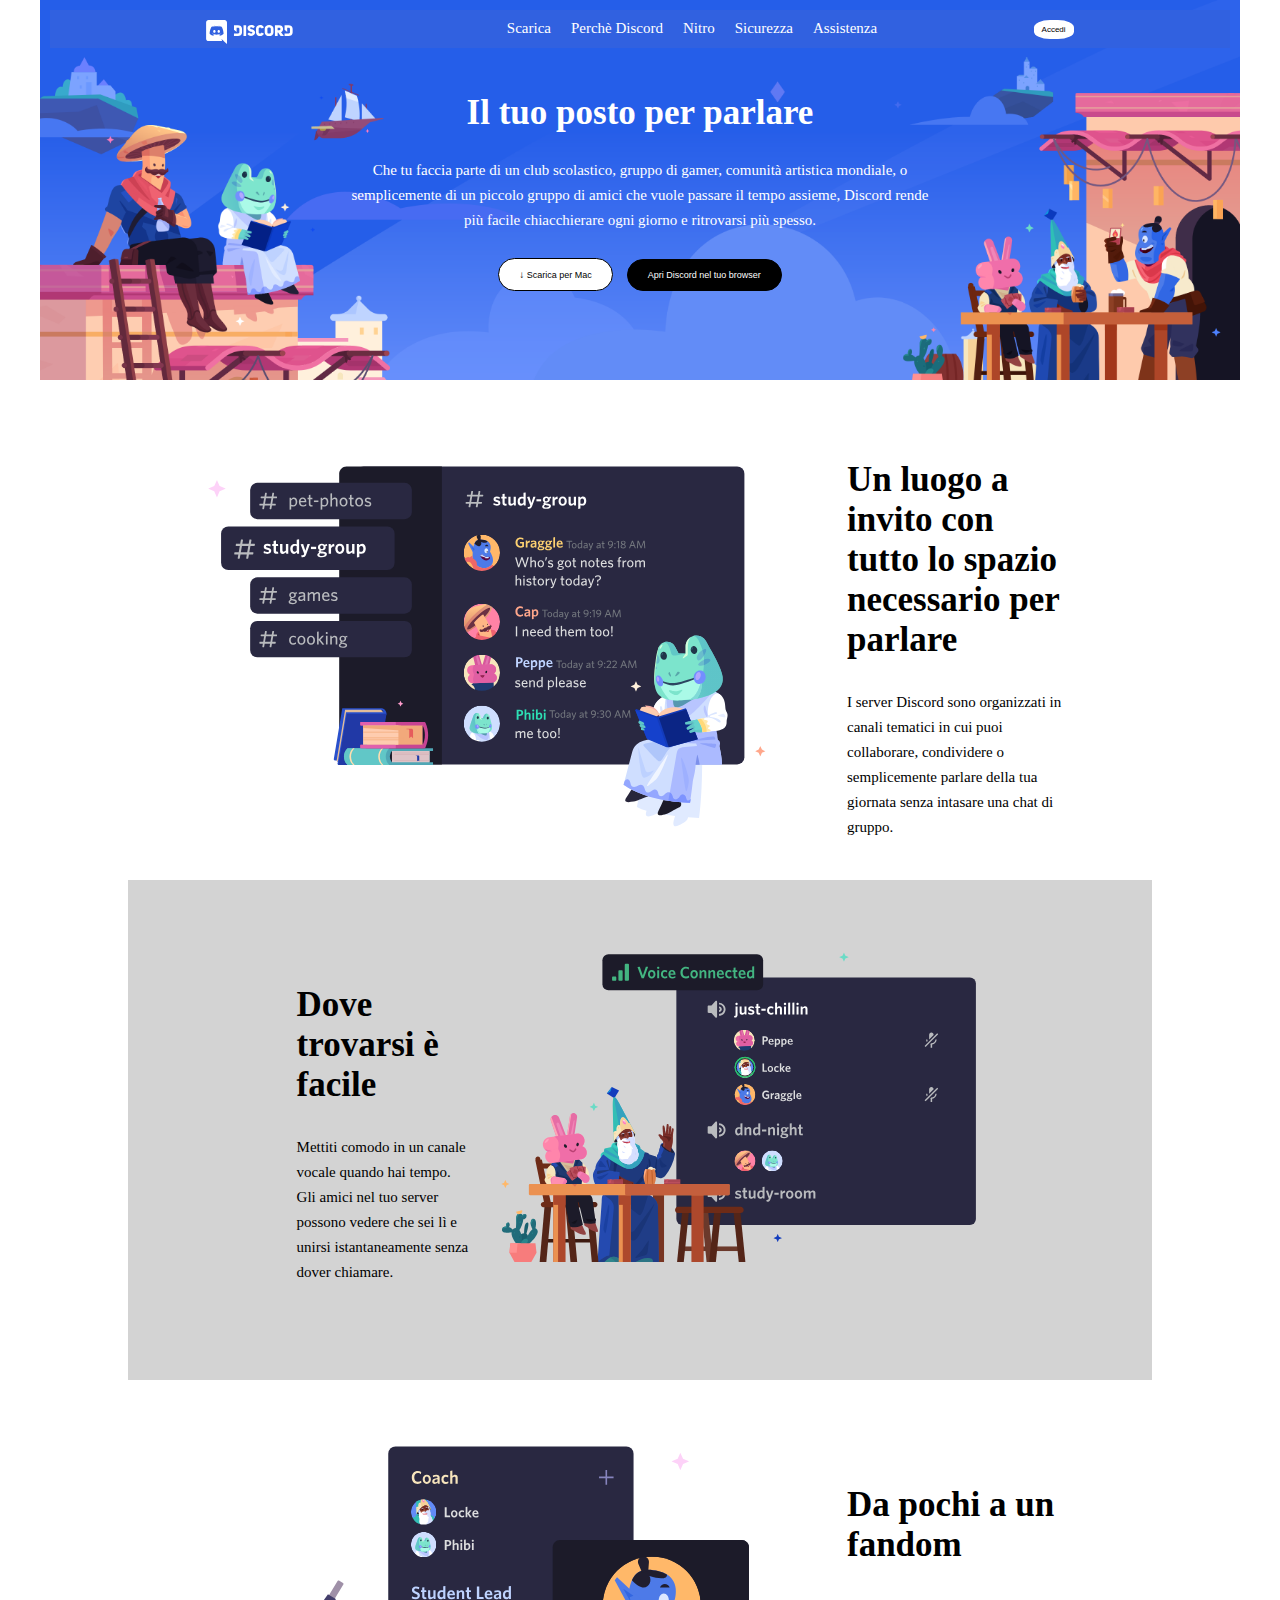
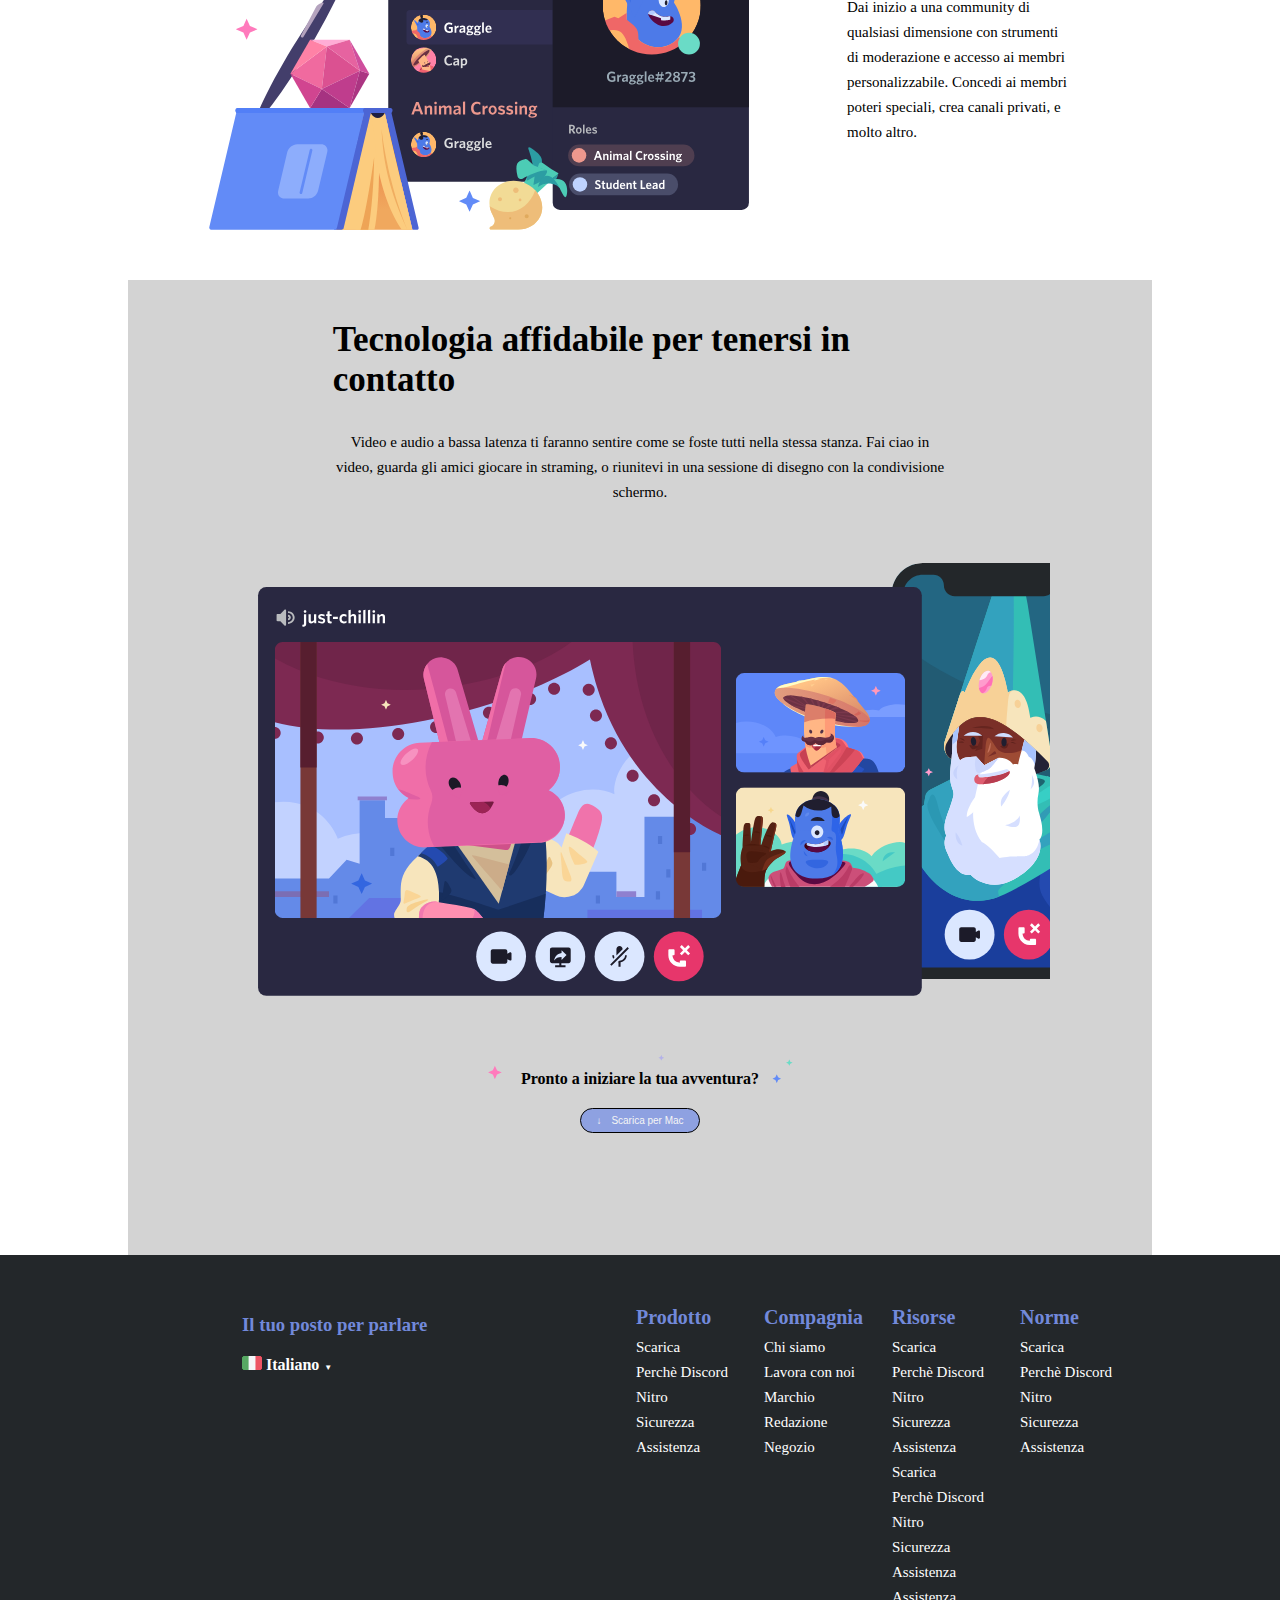
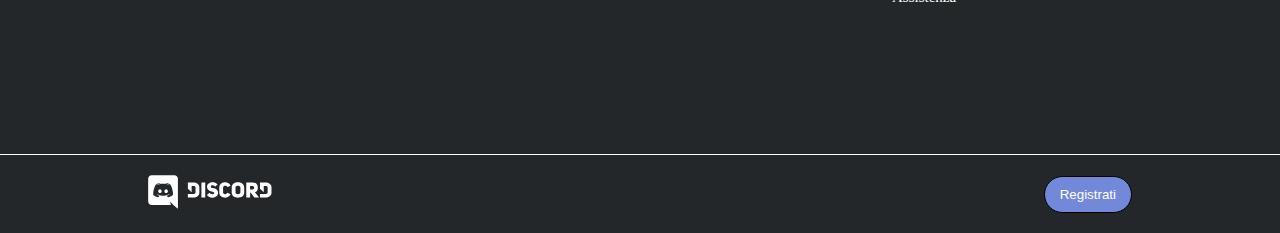
<file: index.html>
<!DOCTYPE html>
<html lang="en">
<head>
    <link rel="stylesheet" href="https://cdnjs.cloudflare.com/ajax/libs/font-awesome/6.2.0/css/all.min.css" integrity="sha512-xh6O/CkQoPOWDdYTDqeRdPCVd1SpvCA9XXcUnZS2FmJNp1coAFzvtCN9BmamE+4aHK8yyUHUSCcJHgXloTyT2A==" crossorigin="anonymous" referrerpolicy="no-referrer" />
    <link rel="stylesheet" href="css/style.css">
    <meta charset="UTF-8">
    <meta http-equiv="X-UA-Compatible" content="IE=edge">
    <meta name="viewport" content="width=device-width, initial-scale=1.0">
    <title>Struttura Discord</title>
</head>
<body>

    <header>

        <nav>

            <div class="logo">
                <img src="img2/logo.svg" alt="logo-discord">
            </div>

            <div class="link">

                <ul id="menu">

                    <li>
                        <a href="">Scarica</a>
                    </li>

                    <li>
                        <a href="">Perchè Discord</a>
                    </li>

                    <li>
                        <a href="">Nitro</a>
                    </li>

                    <li>
                        <a href="">Sicurezza</a>
                    </li>

                    <li>
                        <a href="">Assistenza</a>
                    </li>

                </ul>


            </div>


            <div class="login">
                <button>Accedi</button>
            </div>
        </nav>

        <div class="box-header">
            <h1>Il tuo posto per parlare</h1>
            <p> Che tu faccia parte di un club scolastico, gruppo di gamer, comunità artistica mondiale, o semplicemente di un piccolo gruppo di amici che vuole passare il tempo assieme, Discord rende più facile chiacchierare ogni giorno e ritrovarsi più spesso.</p>
            <button class="arrow">
                Scarica per Mac
            </button>
            <button class="open">
              Apri Discord nel tuo browser
            </button>
        </div>

    </header>

    <main>

        <section>
            <div class="section white">
                
              <div class="box item1 "></div>
              
              <div class="description-item">
                  <h2>
                     Un luogo a invito con tutto lo spazio necessario per parlare
                  </h2>
                  <p>I server Discord sono organizzati in canali tematici in cui puoi collaborare, condividere o semplicemente parlare della tua giornata senza intasare una chat di gruppo.</p>
              </div>
            </div>
        </section>

        <section>
            <div class="section lightgray">
                <div class="description-item">
                    <h2>
                        Dove trovarsi è facile
                    </h2>
                    <p>
                        Mettiti comodo in un canale vocale quando hai tempo. Gli amici nel tuo server possono vedere che sei lì e unirsi istantaneamente senza dover chiamare.
                    </p>
                </div>
                <div class="box item2">
                    
                </div>
            </div>
        </section>

        <section>
            <div class="section white">
                <div class="box item3"></div>
                <div class="description-item">
                    <h2>
                        Da pochi a un fandom
                    </h2>
                    <p>
                      Dai inizio a una community di qualsiasi dimensione con strumenti di moderazione e accesso ai membri personalizzabile. Concedi ai membri poteri speciali, crea canali privati, e molto altro. 
                    </p>
                </div>
            </div>
        </section>

        <section>
            <div id="big-section" class="lightgray">

                <div class="description-big-section">
                    <h2>Tecnologia affidabile per tenersi in contatto</h2>
                    <p>
                        Video e audio a bassa latenza ti faranno sentire come se foste tutti nella stessa stanza. Fai ciao in video, guarda gli amici giocare in straming, o riunitevi in una sessione di disegno con la condivisione schermo.
                    </p>
                </div>
                
                <div class="item4"></div>

                <div class="footer-big-section">

                    <h4>Pronto a iniziare la tua avventura?</h4>
                    <button>Scarica per Mac</button>

                </div>
                
            </div>
        </section>

    </main>

  
      <aside>

        <div class="aside-content">
            
            <div class="aside-box">
              
                    <h3>Il tuo posto per parlare</h3>
                    
                    <img id="bandiera" src="img2/ita.png" alt="bandiera italian">
                    
                    <h4 id="language">Italiano</h4>

                    <div id="special-items">
                        <i class="fa-brands fa-twitter"></i>
                        <i class="fa-brands fa-instagram"></i>
                        <i class="fa-brands fa-facebook"></i>
                        <i class="fa-brands fa-youtube"></i>
                    </div>
            </div>

            <div class="small-box">
                <h6>
                    Prodotto
                </h6>
                <ul>
                    <li>Scarica</li>
                    <li>Perchè Discord</li>
                    <li>Nitro</li>
                    <li>Sicurezza</li>
                    <li>Assistenza</li>
                </ul>
            </div>

            <div class="small-box">
                <h6>
                    Compagnia
                </h6>
                <ul>
                    <li>Chi siamo</li>
                    <li>Lavora con noi</li>
                    <li>Marchio</li>
                    <li>Redazione</li>
                    <li>Negozio</li>
                </ul>
            </div>

            <div class="small-box">
                <h6>
                  Risorse
                </h6>
                <ul>
                    <li>Scarica</li>
                    <li>Perchè Discord</li>
                    <li>Nitro</li>
                    <li>Sicurezza</li>
                    <li>Assistenza</li>
                    <li>Scarica</li>
                    <li>Perchè Discord</li>
                    <li>Nitro</li>
                    <li>Sicurezza</li>
                    <li>Assistenza</li>
                    <li>Assistenza</li>
                </ul>
            </div>

            <div class="small-box">
                <h6>
                 Norme
                </h6>
                <ul>
                    <li>Scarica</li>
                    <li>Perchè Discord</li>
                    <li>Nitro</li>
                    <li>Sicurezza</li>
                    <li>Assistenza</li>
                </ul>
            </div>
           
        
        </div>
       
      </aside>
     
   <footer>
        <div class="container-footer">
            <div class="logo-footer">
                <img src="img2/logo.svg" alt="">
            </div>
            <div class="button">
                <button id="button-footer">
                    Registrati
                </button>
            </div>
           
        </div>
  
   </footer>

</body>
</html>
</file>
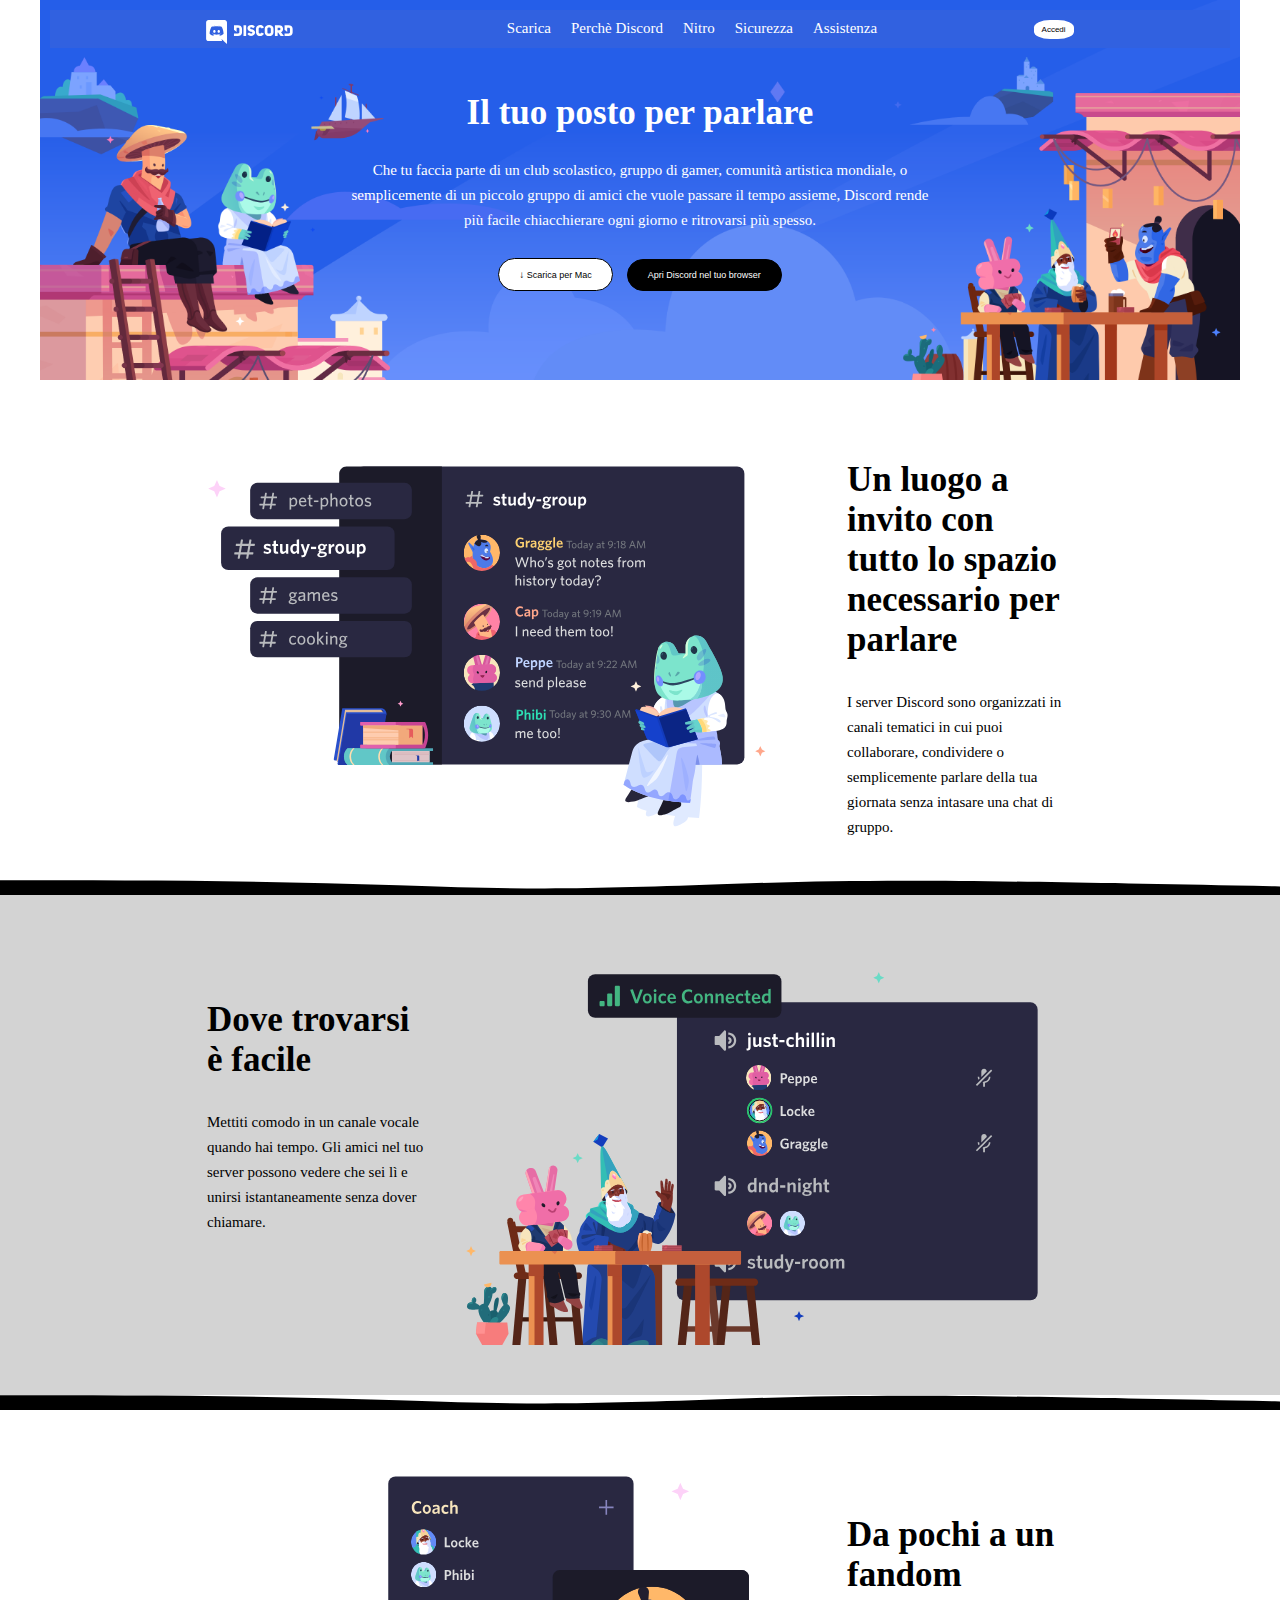
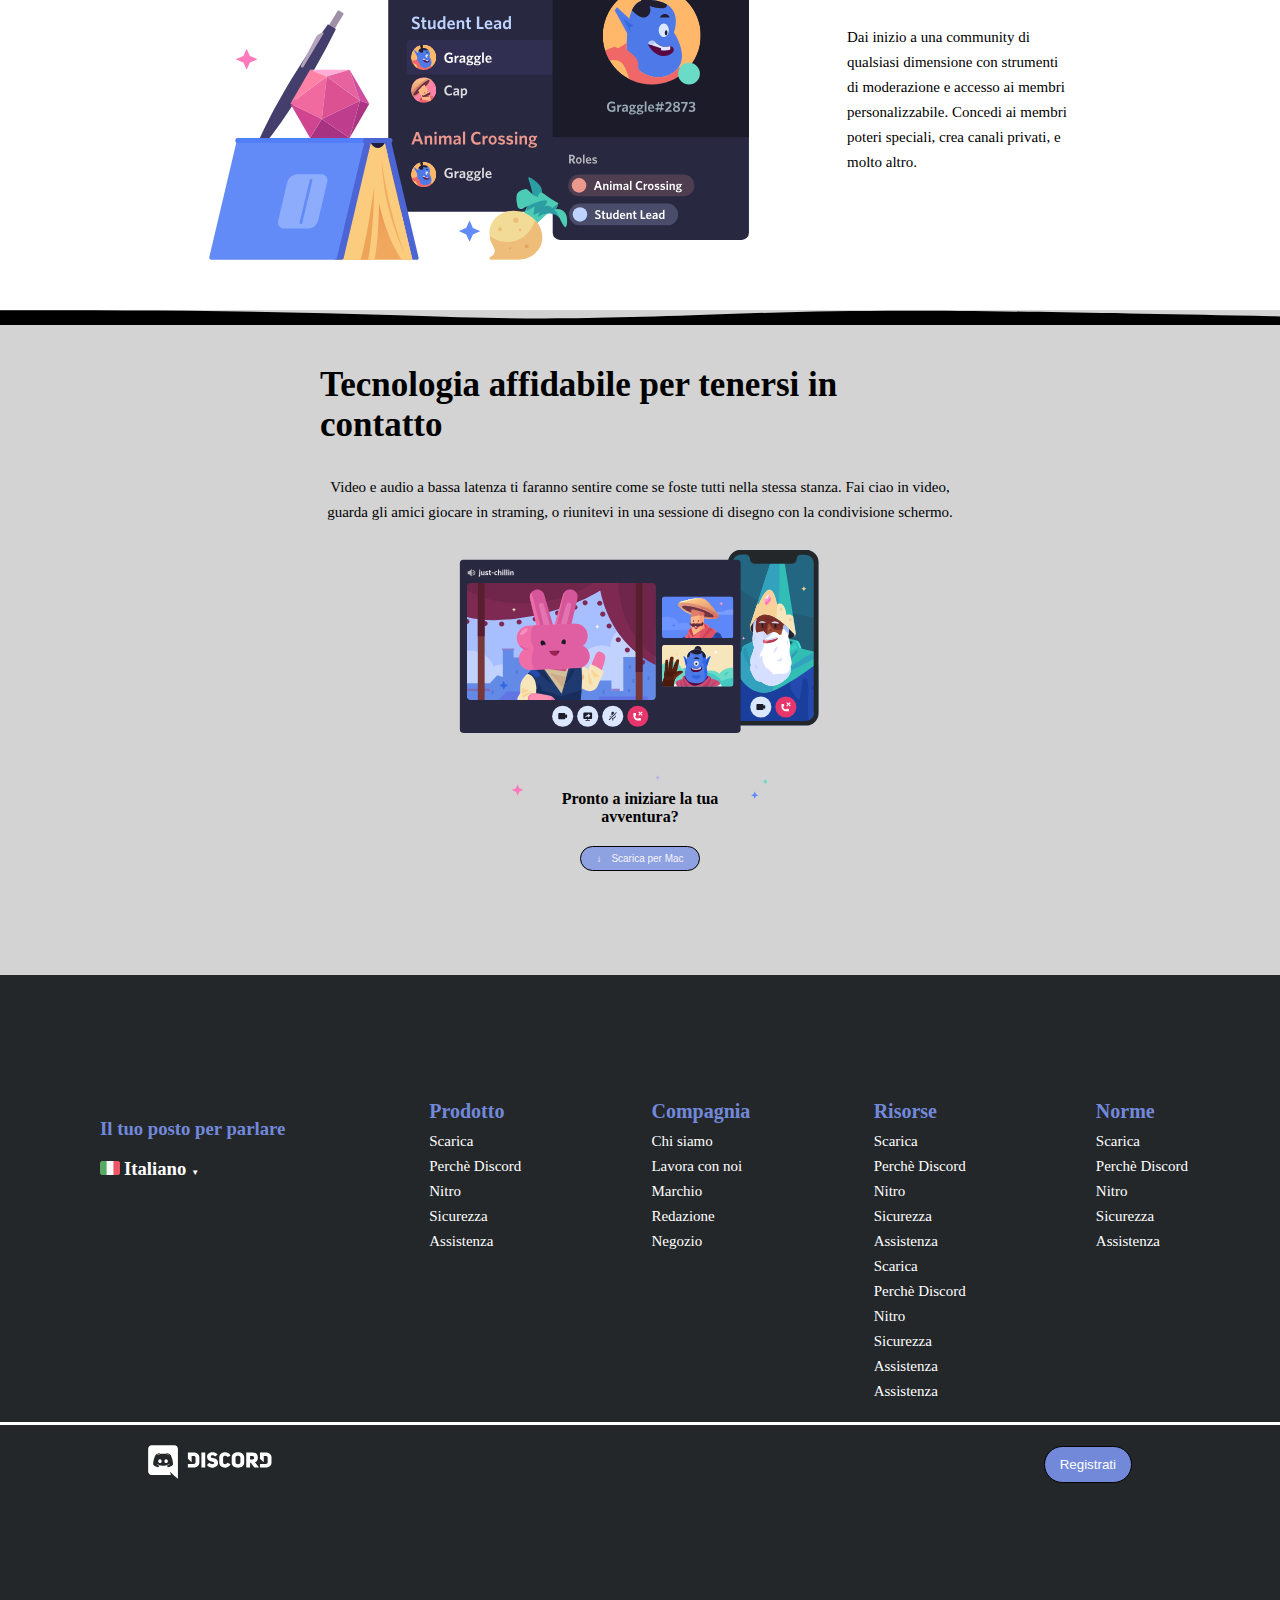
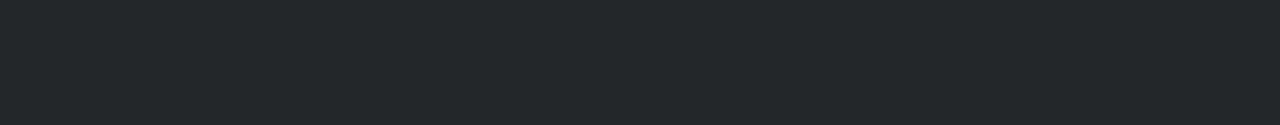
<file: bonus/index.html>
<!DOCTYPE html>
<html lang="en">
<head>
    <link rel="stylesheet" href="https://cdnjs.cloudflare.com/ajax/libs/font-awesome/6.2.0/css/all.min.css" integrity="sha512-xh6O/CkQoPOWDdYTDqeRdPCVd1SpvCA9XXcUnZS2FmJNp1coAFzvtCN9BmamE+4aHK8yyUHUSCcJHgXloTyT2A==" crossorigin="anonymous" referrerpolicy="no-referrer" />
    <link rel="stylesheet" href="css/style.css">
    <meta charset="UTF-8">
    <meta http-equiv="X-UA-Compatible" content="IE=edge">
    <meta name="viewport" content="width=device-width, initial-scale=1.0">
    <title>Struttura Discord</title>
</head>
<body>

    <header>

        <nav>

            <div class="logo">
                <a href="#"> <img src="img2/logo.svg" alt="logo-discord"> </a> 
            </div> 

            <div class="link">

                <ul id="menu">

                    <li>
                        <a href="">Scarica</a>
                    </li>

                    <li>
                        <a href="">Perchè Discord</a>
                    </li>

                    <li>
                        <a href="">Nitro</a>
                    </li>

                    <li>
                        <a href="">Sicurezza</a>
                    </li>

                    <li>
                        <a href="">Assistenza</a>
                    </li>

                </ul>


            </div>


            <div class="login">
                <a href="#"> <button>Accedi</button></a>
            </div>
        </nav>

        <div class="box-header">
            <h1>Il tuo posto per parlare</h1>
            <p> Che tu faccia parte di un club scolastico, gruppo di gamer, comunità artistica mondiale, o semplicemente di un piccolo gruppo di amici che vuole passare il tempo assieme, Discord rende più facile chiacchierare ogni giorno e ritrovarsi più spesso.</p>
            <button class="arrow">
                Scarica per Mac
            </button>
            <button class="open">
              Apri Discord nel tuo browser
            </button>
        </div>

    </header>

    <main>

        <section>
            <div class="section white">
                
              <div class="box item1 "></div>
              
              <div class="description-item">
                  <h2>
                     Un luogo a invito con tutto lo spazio necessario per parlare
                  </h2>
                  <p>I server Discord sono organizzati in canali tematici in cui puoi collaborare, condividere o semplicemente parlare della tua giornata senza intasare una chat di gruppo.</p>
              </div>
            </div>
        </section>

        <section>
            <div id="wave"></div>
            <div class="section lightgray">

                <div class="description-item">
                  
                    <h2>
                        Dove trovarsi è facile
                    </h2>
                    <p>
                        Mettiti comodo in un canale vocale quando hai tempo. Gli amici nel tuo server possono vedere che sei lì e unirsi istantaneamente senza dover chiamare.
                    </p>
                   
                </div>
                
                <div class="box item2">
                    
                </div>
            </div>
            <div id="wave"></div>
        </section>

        <section>
            <div class="section white">
                <div class="box item3"></div>
                <div class="description-item">
                    <h2>
                        Da pochi a un fandom
                    </h2>
                    <p>
                      Dai inizio a una community di qualsiasi dimensione con strumenti di moderazione e accesso ai membri personalizzabile. Concedi ai membri poteri speciali, crea canali privati, e molto altro. 
                    </p>
                </div>
            </div>
        </section>

        <section>
            
            <div id="big-section" class="lightgray">
                <div id="wave"></div>
                <div class="description-big-section">
                    
                    <h2>Tecnologia affidabile per tenersi in contatto</h2>
                    <p>
                        Video e audio a bassa latenza ti faranno sentire come se foste tutti nella stessa stanza. Fai ciao in video, guarda gli amici giocare in straming, o riunitevi in una sessione di disegno con la condivisione schermo.
                    </p>
                </div>
                
                <div class="item4"></div>

                <div class="footer-big-section">

                    <h4>Pronto a iniziare la tua avventura?</h4>
                    <button>Scarica per Mac</button>

                </div>
                
            </div>
        </section>

    </main>

  
      <aside>

        <div class="aside-content">
            <div class="aside-box">
              
                    <h3>
                        Il tuo posto per parlare
                    </h3>
                    
                    <img id="bandiera" src="img2/ita.png" alt="bandiera italian">
                    
                    <h3 id="language">Italiano</h3>

                    <div id="special-items">
                        <i class="fa-brands fa-twitter"></i>
                        <i class="fa-brands fa-instagram"></i>
                        <i class="fa-brands fa-facebook"></i>
                        <i class="fa-brands fa-youtube"></i>
                    </div>

                    
               
             
            </div>

            <div class="small-box">
                <h6>
                    Prodotto
                </h6>
                <ul>
                    <li>Scarica</li>
                    <li>Perchè Discord</li>
                    <li>Nitro</li>
                    <li>Sicurezza</li>
                    <li>Assistenza</li>
                </ul>
            </div>
            <div class="small-box">
                <h6>
                    Compagnia
                </h6>
                <ul>
                    <li>Chi siamo</li>
                    <li>Lavora con noi</li>
                    <li>Marchio</li>
                    <li>Redazione</li>
                    <li>Negozio</li>
                </ul>
            </div>
            <div class="small-box">
                <h6>
                  Risorse
                </h6>
                <ul>
                    <li>Scarica</li>
                    <li>Perchè Discord</li>
                    <li>Nitro</li>
                    <li>Sicurezza</li>
                    <li>Assistenza</li>
                    <li>Scarica</li>
                    <li>Perchè Discord</li>
                    <li>Nitro</li>
                    <li>Sicurezza</li>
                    <li>Assistenza</li>
                    <li>Assistenza</li>
                </ul>
            </div>
            <div class="small-box">
                <h6>
                 Norme
                </h6>
                <ul>
                    <li>Scarica</li>
                    <li>Perchè Discord</li>
                    <li>Nitro</li>
                    <li>Sicurezza</li>
                    <li>Assistenza</li>
                </ul>
            </div>
           
            </div>
        </div>
       
      </aside>
     
   <footer>
        <div class="container-footer">
            <div class="logo-footer">
                <img src="img2/logo.svg" alt="">
            </div>
            <div class="button">
                <button id="button-footer">
                    Registrati
                </button>
            </div>
           
        </div>
  
   </footer>

</body>
</html>
</file>
<file: css/style.css>
/* RESET */
* {
    padding: 0;
    margin: 0;
    box-sizing: border-box;
}
/* BODY STYLE */

body p {
    font-size: 15px;
    line-height: 25px;
}

/* HEADER STYLE */

header {
    max-width: 1200px;
    min-height: 380px;
    background-image: url(../img2/jumbo.png);
    background-size: cover;
    background-repeat: no-repeat;
    margin: 0 auto;
    padding: 10px;
}

nav, #menu {
    display: flex;
    justify-content: space-evenly;
    align-items: center;
    background-color: #3161e0;
    max-width: 100%;
 }

#menu a, li {
   color: white;
   list-style-type: none;
   text-decoration: none;
   font-size: 15px;
   margin-left: 10px;
   margin: 10 auto;
  
}

.login button{
    font-size: 8px;
    padding: 5px 8px;  
    border-radius: 40%;
    background-color: white;
    border: none;
}

.logo img {
    width: 70%;
    margin-top: 10px;
  
}

.box-header {
    color: white;
    text-align: center;
    width: 50%;
    margin: 0 auto; 
    margin-top: 20px;
    
}

.box-header h1 {
    padding: 25px;
    font-size: 35px;
}

 /* BUTTON HEADER STYLE */

 .arrow::before {
    content: "\2193";
    font-size: 10px;
}

.arrow, .open{
    padding: 10px 20px;
    border-radius: 50px;
    background-color: white;
    font-size: 9px;
    margin-top: 25px;
    border: 1px solid black;
}

.open {
    background-color: black;
    color: white;
    margin-left: 10px;
}

 /* MAIN E SECTION STYLE */

.section,.aside-content {
    display: flex;
    justify-content: center;
    align-items: center;
    min-height:500px;
    margin: 0 auto;

}

section .lightgray {
    background-color:#d3d3d3 ;
    max-width: 80%;
    margin: 0 auto;
   
   
}

.box {
    width: 50%;
    min-height: 400px;
    background-size: contain;
    background-repeat: no-repeat;
    background-image: url(../img2/item1.svg);
}


.description-item {
    width: 20%;
    min-height: 400px;
    text-align: start;
    padding: 15px;
    
}

h2 {
    font-size: 35px;
    margin-bottom: 30px;
    margin-top: 40px;
    text-align: start;
}

#big-section {
    display: flex;
    flex-direction: column;
    align-items: center;
   
}

.item2 {
    background-image: url(../img2/item2.svg);
    background-size: contain;
    background-repeat: no-repeat;
}

.item3 {
    background-image: url(../img2/item3.svg);
    background-size: contain;
    background-repeat: no-repeat;
}

.item4 {
    width: 80%;
    height:550px ;
    background-image:url(../img2/item4-big.svg) ;
    background-size: cover;
    background-repeat: no-repeat;
}

.description-big-section {
    width: 60%;
    text-align: center;
}

.footer-big-section {
    width: 30%;
    height: 200px;
    text-align: center;
    background-image: url(../img2/stars.svg);
    background-size: contain;
    background-repeat: no-repeat;
    padding: 15px;

}

.footer-big-section button {
    padding: 6px 15px;
    border-radius: 50px;
    border:1px solid black;
    background-color: #8ea1e1;
    color: whitesmoke;
    margin-top: 20px;
    font-size: 10px;
  
}

.footer-big-section button::before {
    content: "\2193";
    font-size: 10px;
    margin-right: 10px;
    
}

.aside-content {
    border-bottom: 1px solid white;
}

.aside-box {
    width: 30%;
    height: 400px;
    line-height: 40px;
    margin-left: 100px;
}

 #bandiera {
    width: 20px;
    background-color: black;
}

#language {
   display: inline-block;
   color: white;
  }

.aside-box h3 {
    color: #7289da; 
}
  
#language::after {
    content: "\25BC";
    font-size: 8px;
    padding: 5px;
}

.small-box h6 {
    font-size: 20px;
    color: #7289da;
    margin-left: 10px;
    margin-bottom: 5px;
}

.small-box {
    width: 10%;
    height: 400px;
    font-size: 15px;
    line-height: 25px;
}

/* FOOTER STYLE */

footer, .aside-content {
    max-width: 100%;
    background-color:  #23272a;
  

  
}
.container-footer {
    max-width: 80%;
    display: flex;
    justify-content: space-between;
    align-items: center;
    margin: 0 auto;
}

.logo-footer, .button {
  padding: 20px;
}

#button-footer {
   padding: 10px 15px; 
   border-radius: 50px;
   border: 1px solid black;
   background-color: #7289da ;
   color: white;
}

#special-items {
    max-width: 100%;
    min-width: 100%;
    color: white;
    margin-right: 30px;
}

.fa-brands {
    margin: 5px;
}
</file>
<file: bonus/css/style.css>
/* RESET */
* {
    padding: 0;
    margin: 0;
    box-sizing: border-box;
}

/* HOVER */

.link, .login, .logo:hover {
    cursor: pointer;
    background-color: #3161e0;
    
   
}

/* WAVE */

#wave {
    background-image: url(../img2/wave.svg);
    width: 100%;
    height: 15px;
  }

/* BODY STYLE */

body p {
    font-size: 15px;
    line-height: 25px;
}

/* HEADER STYLE */

header {
    max-width: 1200px;
    min-height: 380px;
    background-image: url(../img2/jumbo.png);
    background-size: cover;
    background-repeat: no-repeat;
    margin: 0 auto;
    padding: 10px;
}

nav, #menu {
    display: flex;
    justify-content: space-evenly;
    align-items: center;
    background-color: #3161e0;
    max-width: 100%;
 }

#menu a, li {
   color: white;
   list-style-type: none;
   text-decoration: none;
   font-size: 15px;
   margin-left: 10px;
   margin: 10 auto;
  
}

.login button{
    font-size: 8px;
    padding: 5px 8px;  
    border-radius: 40%;
    background-color: white;
    border: none;
}

.logo img {
    width: 70%;
    margin-top: 10px;
  
}

.box-header {
    color: white;
    text-align: center;
    width: 50%;
    margin: 0 auto; 
    margin-top: 20px;
    
}

.box-header h1 {
    padding: 25px;
    font-size: 35px;
}

 /* BUTTON HEADER STYLE */

 .arrow::before {
    content: "\2193";
    font-size: 10px;
}

.arrow, .open{
    padding: 10px 20px;
    border-radius: 50px;
    background-color: white;
    font-size: 9px;
    margin-top: 25px;
    border: 1px solid black;
}

.open {
    background-color: black;
    color: white;
    margin-left: 10px;
}

 /* MAIN E SECTION STYLE */

.section,.aside-content {
    display: flex;
    justify-content: center;
    align-items: center;
    min-height:500px;
    margin: 0 auto;
   
    
}

section .lightgray {
    background-color:#d3d3d3 ;
}

.box {
    width: 50%;
    min-height: 400px;
    background-size: contain;
    background-repeat: no-repeat;
    background-image: url(../img2/item1.svg);
}


.description-item {
    width: 20%;
    min-height: 400px;
    text-align: start;
    padding: 15px;
    
}

h2 {
    font-size: 35px;
    margin-bottom: 30px;
    margin-top: 40px;
    text-align: start;
}

#big-section {
    width: 100%;
    min-height: 320px;
    display: flex;
    flex-direction: column;
    align-items: center;
   
}

.item2 {
    background-image: url(../img2/item2.svg);
    background-size: contain;
    background-repeat: no-repeat;
}

.item3 {
    background-image: url(../img2/item3.svg);
    background-size: contain;
    background-repeat: no-repeat;
}

.item4 {
    width: 30%;
    min-height:250px ;
    background-image:url(../img2/item4-big.svg) ;
    background-size: contain;
    background-repeat: no-repeat;
}

.description-big-section {
    width: 50%;
    text-align: center;
  
}

.footer-big-section {
    width: 20%;
    height: 200px;
    text-align: center;
    background-image: url(../img2/stars.svg);
    background-size: contain;
    background-repeat: no-repeat;
    padding: 15px;

}

.footer-big-section button {
    padding: 6px 15px;
    border-radius: 50px;
    border:1px solid black;
    background-color: #8ea1e1;
    color: whitesmoke;
    margin-top: 20px;
    font-size: 10px;
  
}

.footer-big-section button::before {
    content: "\2193";
    font-size: 10px;
    margin-right: 10px;
    
}

.aside-content{
    min-height: 450px;
    border-bottom: 3px solid white;
    
    display: flex;
    justify-content: space-evenly;
    align-items: center; 

}

.aside-box {
    width: 30%;
    height: 180px;
    line-height: 40px;
    margin-left: 100px;
}

 #bandiera {
    width: 20px;
    background-color: black;
}

  #language {
   display: inline-block;
   color: white;
  }

.aside-box h3 {
    color: #7289da; 
}
  
#language::after {
    content: "\25BC";
    font-size: 8px;
    padding: 5px;
}

.small-box h6 {
    font-size: 20px;
    color: #7289da;
    margin-left: 10px;
    margin-bottom: 5px;
}

.small-box{
    width: 20%;
    height: 200px;
    margin-left: 28px;
    font-size: 15px;
    font-size: 15px;
    line-height: 25px;
}

/* FOOTER STYLE */

footer, aside {
    background-color:  #23272a;
    min-height: 300px;

  
}
.container-footer {
    width: 80%;
    display: flex;
    justify-content: space-between;
    align-items: center;
    margin: 0 auto;
}

.logo-footer, .button {
  padding: 20px;
}

#button-footer {
   padding: 10px 15px; 
   border-radius: 50px;
   border: 1px solid black;
   background-color: #7289da ;
   color: white;
}

#special-items {
    color: white;
    margin-right: 30px;
}

.fa-brands {
    margin: 5px;
}
</file>
